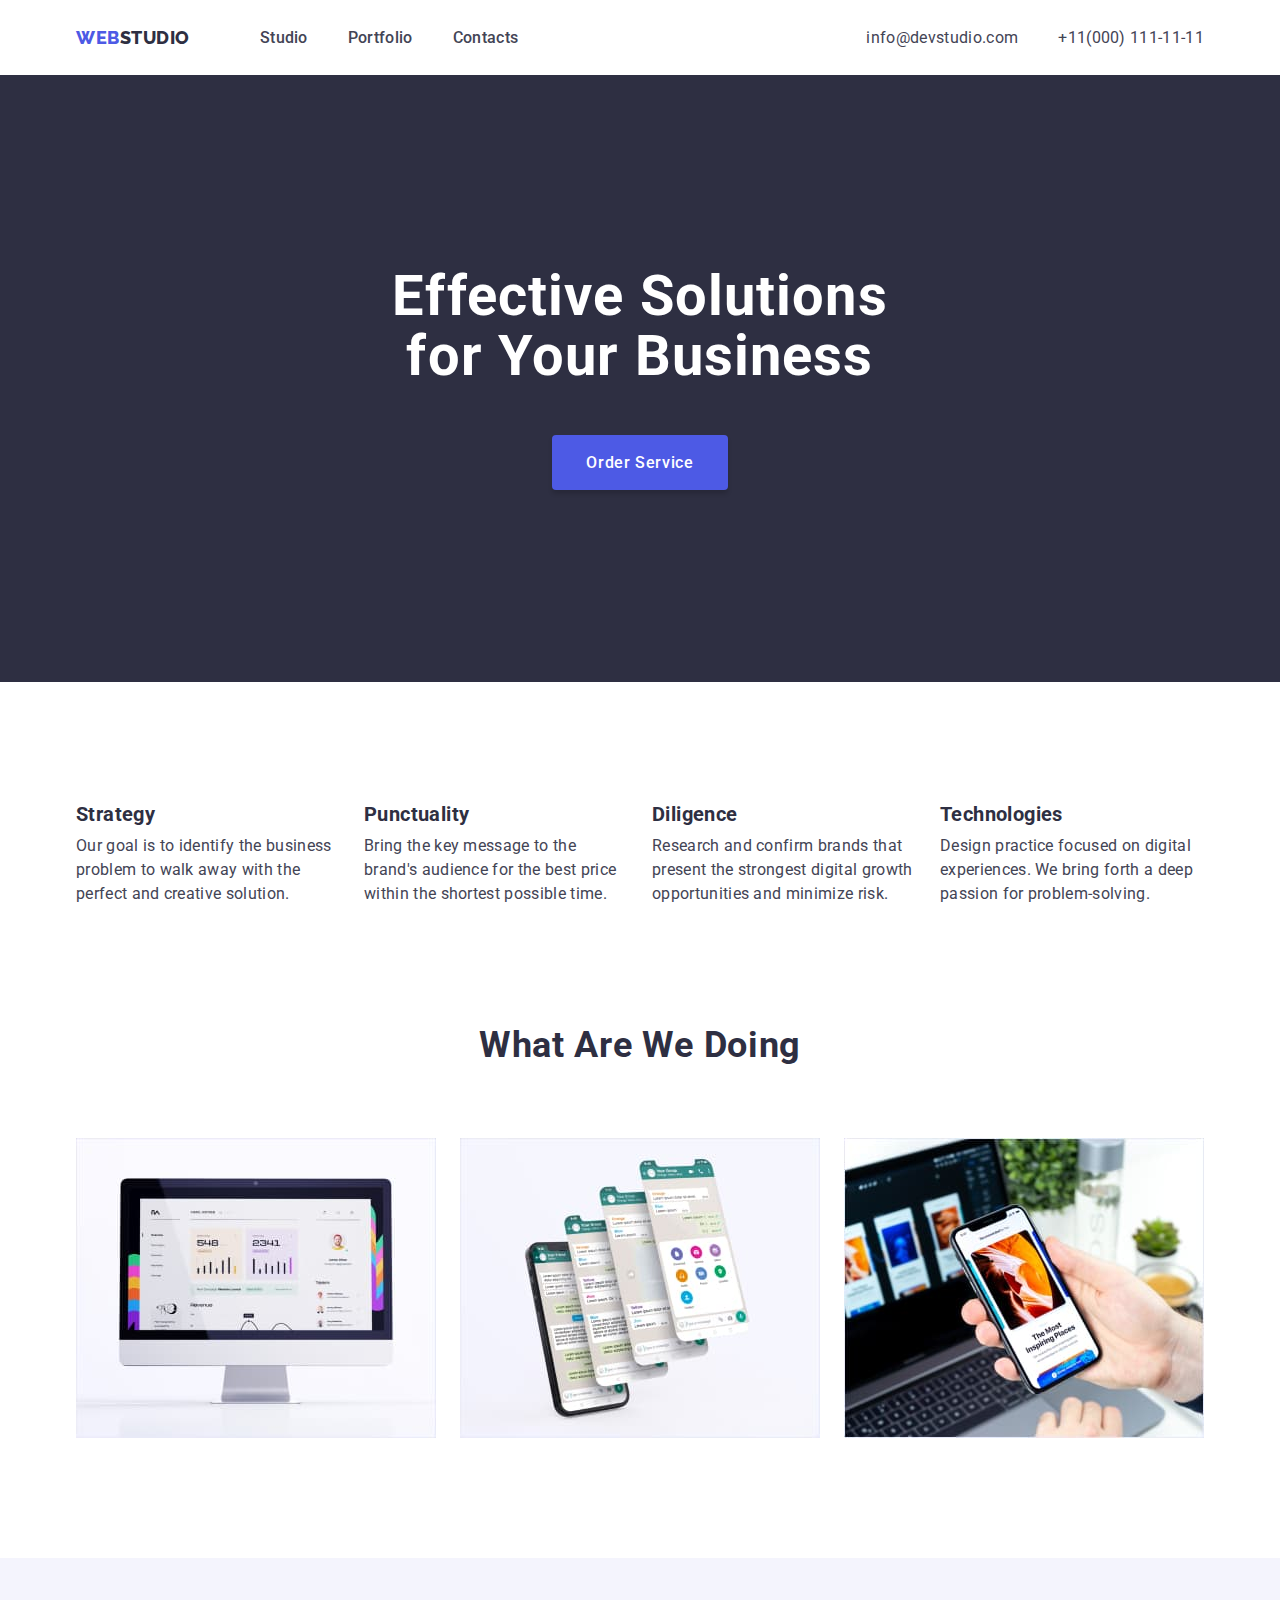
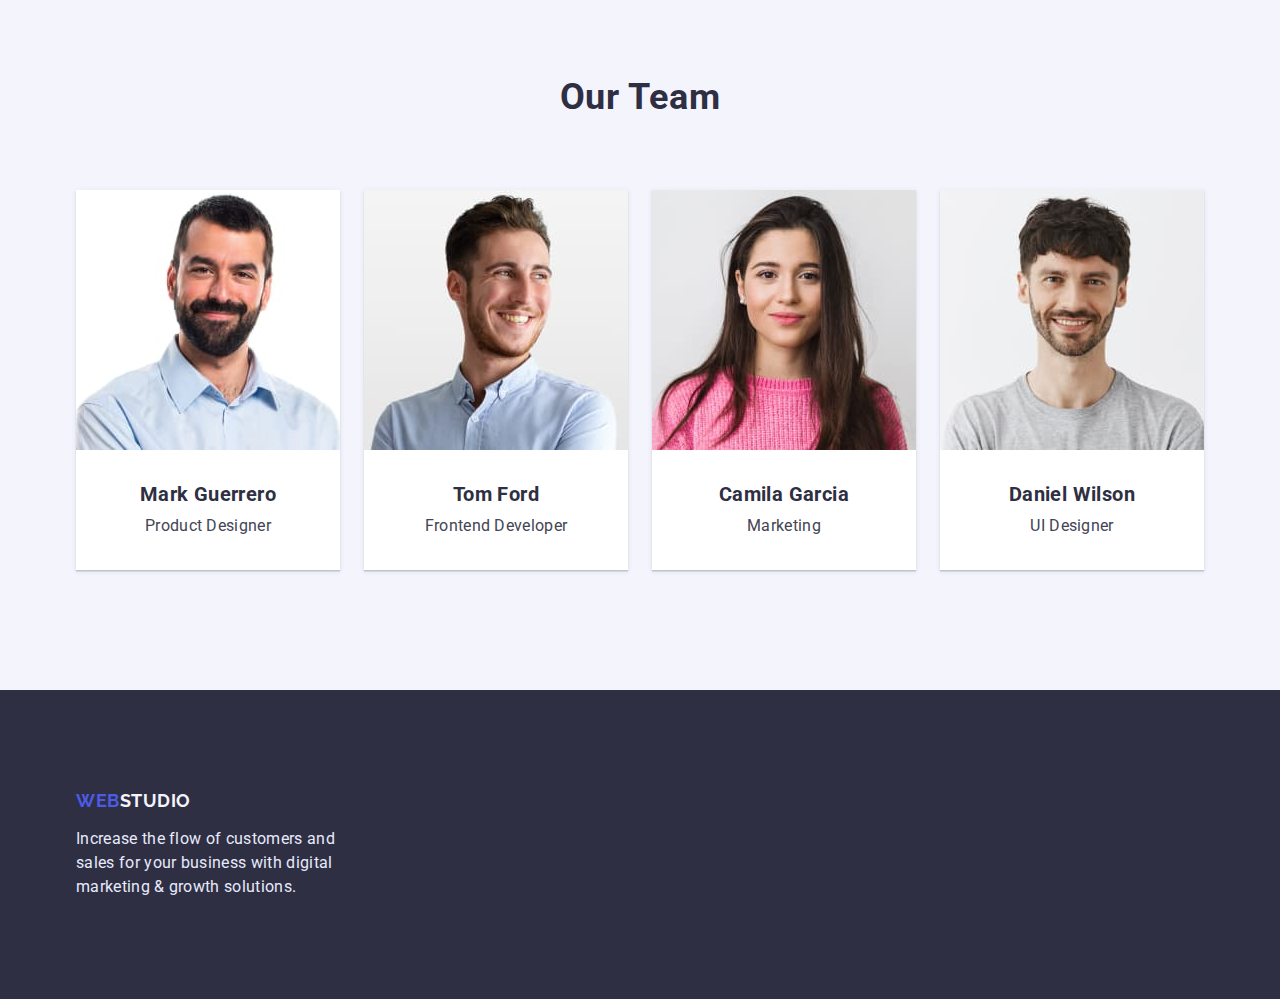
<file: index.html>
<!DOCTYPE html>
<html lang="en">
  <head>
    <meta charset="UTF-8" />
    <meta http-equiv="X-UA-Compatible" content="IE=edge" />
    <meta name="viewport" content="width=device-width, initial-scale=1.0" />
    <link rel="preconnect" href="https://fonts.googleapis.com" />
    <link rel="preconnect" href="https://fonts.gstatic.com" crossorigin />
    <link
      href="https://fonts.googleapis.com/css2?family=Raleway:wght@800&family=Roboto:wght@400;500;700;900&display=swap"
      rel="stylesheet"
    />
    <link
      rel="stylesheet"
      href="https://cdn.jsdelivr.net/npm/modern-normalize@1.1.0/modern-normalize.min.css"
    />
    <link rel="stylesheet" href="./css/styles.css" />
    <title>Студія</title>
  </head>
  <body>
    <!-- HEADER -->
    <header class="page-header">
      <div class="container page_header_container">
        <a href="./index.html" class="logo link"
          ><span class="logo__accent">Web</span>Studio</a
        >
        <nav>
          <ul class="list page_nav">
            <li class="menu_item link">
              <a class="menu__link link" href="./index.html">Studio</a>
            </li>
            <li class="menu_item link">
              <a class="menu__link link" href="./portfolio.html">Portfolio</a>
            </li>
            <li class="menu_item link">
              <a class="menu__link link" href="">Contacts</a>
            </li>
          </ul>
        </nav>
        <ul class="contacts list page_nav">
          <li class="mail">
            <a
              class="contacts-links__link link"
              href="mailto:info@devstudio.com"
              >info@devstudio.com</a
            >
          </li>
          <li>
            <a class="contacts-links__link link" href="tel:+11(000)111-11-11"
              >+11(000) 111-11-11</a
            >
          </li>
        </ul>
      </div>
    </header>
    <main>
      <!-- HERO -->
      <section class="hero">
        <div class="container">
          <h1 class="hero__heading">Effective Solutions for Your Business</h1>
          <button class="hero__button" type="button">Order Service</button>
        </div>
      </section>
      <!-- ADVANTAGE -->
      <section class="advantage_section">
        <div class="container">
          <h2 class="visually-hidden">Advantage</h2>
          <ul class="list adv_dscr">
            <li class="adv_gap">
              <h3 class="subtitle">Strategy</h3>
              <p class="description">
                Our goal is to identify the business problem to walk away with
                the perfect and creative solution.
              </p>
            </li>
            <li class="adv_gap">
              <h3 class="subtitle">Punctuality</h3>
              <p class="description">
                Bring the key message to the brand's audience for the best price
                within the shortest possible time.
              </p>
            </li>
            <li class="adv_gap">
              <h3 class="subtitle">Diligence</h3>
              <p class="description">
                Research and confirm brands that present the strongest digital
                growth opportunities and minimize risk.
              </p>
            </li>
            <li class="adv_gap">
              <h3 class="subtitle">Technologies</h3>
              <p class="description">
                Design practice focused on digital experiences. We bring forth a
                deep passion for problem-solving.
              </p>
            </li>
          </ul>
        </div>
      </section>
      <!-- WHAT ARE WE DOING -->
      <section class="section">
        <div class="container">
          <h2 class="title what_title">What are we doing</h2>
          <ul class="list what_section">
            <li><img src="./images/1.jpg" alt="1" width="360" /></li>
            <li><img src="./images/2.jpg" alt="2" width="360" /></li>
            <li><img src="./images/3.jpg" alt="3" width="360" /></li>
          </ul>
        </div>
      </section>

      <section class="section team">
        <!-- OUR TEAM -->
        <div class="container">
          <h2 class="title team_title">Our Team</h2>
          <ul class="list team_section">
            <li class="team_dscr">
              <img
                class="img_dscr"
                src="./images/4.jpg"
                alt="Mark Guerrero"
                width="264"
              />
              <div class="subtitle_dscr">
                <h3 class="subtitle">Mark Guerrero</h3>
                <p class="description">Product Designer</p>
              </div>
            </li>
            <li class="team_dscr">
              <img
                class="img_dscr"
                src="./images/5.jpg"
                alt="Tom Ford"
                width="264"
              />
              <div class="subtitle_dscr">
                <h3 class="subtitle">Tom Ford</h3>
                <p class="description">Frontend Developer</p>
              </div>
            </li>
            <li class="team_dscr">
              <img
                class="img_dscr"
                src="./images/6.jpg"
                alt="Camila Garcia"
                width="264"
              />
              <div class="subtitle_dscr">
                <h3 class="subtitle">Camila Garcia</h3>
                <p class="description">Marketing</p>
              </div>
            </li>
            <li class="team_dscr">
              <img
                class="img_dscr"
                src="./images/7.jpg"
                alt="Daniel Wilson"
                width="264"
              />
              <div class="subtitle_dscr">
                <h3 class="subtitle">Daniel Wilson</h3>
                <p class="description">UI Designer</p>
              </div>
            </li>
          </ul>
        </div>
      </section>
    </main>
    <!-- FOOTER -->
    <footer class="footer section_footer">
      <div class="container">
        <a href="./index.html" class="logo_footer link"
          ><span class="logo__accent__footer">Web</span>Studio</a
        >
        <p class="description_footer">
          Increase the flow of customers and sales for your business with
          digital marketing & growth solutions.
        </p>
      </div>
    </footer>
  </body>
</html>
</file>
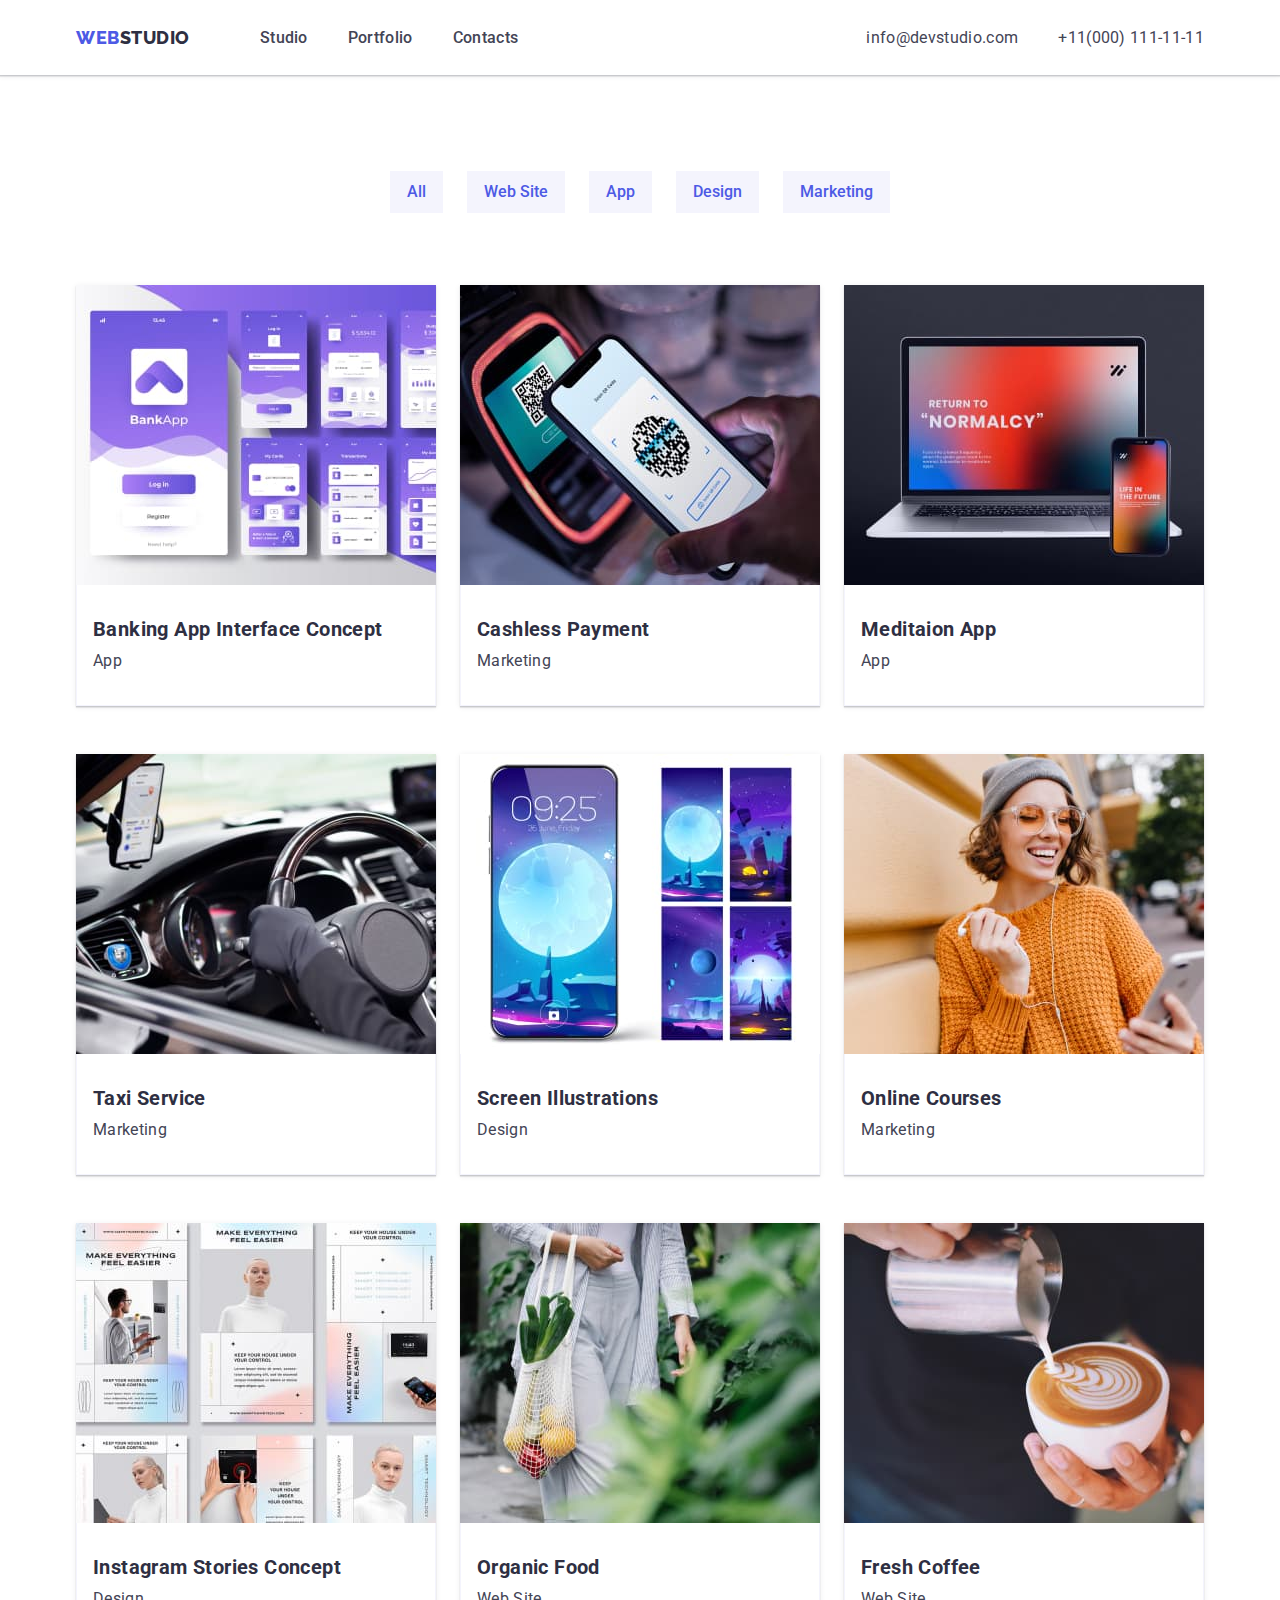
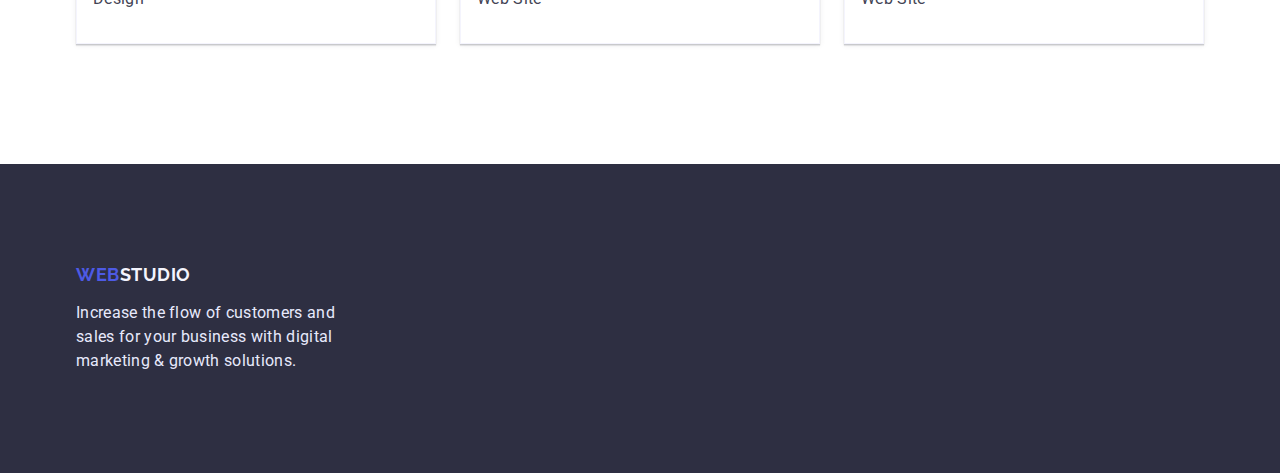
<file: portfolio.html>
<!DOCTYPE html>
<html lang="en">
  <head>
    <meta charset="UTF-8" />
    <meta http-equiv="X-UA-Compatible" content="IE=edge" />
    <meta name="viewport" content="width=device-width, initial-scale=1.0" />
    <link rel="preconnect" href="https://fonts.googleapis.com" />
    <link rel="preconnect" href="https://fonts.gstatic.com" crossorigin />
    <link
      href="https://fonts.googleapis.com/css2?family=Raleway:wght@800&family=Roboto:wght@400;500;700;900&display=swap"
      rel="stylesheet"
    />
    <link
      rel="stylesheet"
      href="https://cdn.jsdelivr.net/npm/modern-normalize@1.1.0/modern-normalize.min.css"
    />
    <link rel="stylesheet" href="./css/styles.css" />
    <title>Портфоліо</title>
  </head>
  <body>
    <header class="page-header">
      <div class="container page_header_container">
        <a href="./index.html" class="logo link"
          ><span class="logo__accent">Web</span>Studio</a
        >
        <nav>
          <ul class="page_nav list">
            <li class="menu_item link">
              <a class="menu__link link" href="./index.html">Studio</a>
            </li>
            <li class="menu_item link">
              <a class="menu__link link" href="./portfolio.html">Portfolio</a>
            </li>
            <li class="menu_item link">
              <a class="menu__link link" href="">Contacts</a>
            </li>
          </ul>
        </nav>
        <ul class="contacts list page_nav">
          <li class="mail">
            <a
              class="contacts-links__link link"
              href="mailto:info@devstudio.com"
              >info@devstudio.com</a
            >
          </li>
          <li>
            <a class="contacts-links__link link" href="tel:+11(000)111-11-11"
              >+11(000) 111-11-11</a
            >
          </li>
        </ul>
      </div>
    </header>
    <main>
      <section class="portfolio portfolio_section">
        <div class="container">
          <h1 class="visually-hidden">Filtr</h1>
          <ul class="filtr_portfolio">
            <li class="list">
              <button type="button" class="button">All</button>
            </li>
            <li class="list">
              <button type="button" class="button">Web Site</button>
            </li>
            <li class="list">
              <button type="button" class="button">App</button>
            </li>
            <li class="list">
              <button type="button" class="button">Design</button>
            </li>
            <li class="list">
              <button type="button" class="button">Marketing</button>
            </li>
          </ul>
          <h2 class="visually-hidden">Elements</h2>
          <ul class="list elements">
            <li>
              <a class="title link portfolio_link" href="">
                <img
                  src="./images/8.jpg"
                  alt="Banking App Interface Concept"
                  width="360"
                />

                <div class="portfolio_dscr">
                  <h3 class="subtitle">Banking App Interface Concept</h3>
                  <p class="description">App</p>
                </div>
              </a>
            </li>
            <li>
              <a class="porfolio_title link portfolio_link" href="">
                <img src="./images/9.jpg" alt="Cashless Payment" width="360" />

                <div class="portfolio_dscr">
                  <h3 class="subtitle">Cashless Payment</h3>
                  <p class="description">Marketing</p>
                </div>
              </a>
            </li>
            <li>
              <a class="porfolio_title link portfolio_link" href="">
                <img src="./images/10.jpg" alt="Meditaion App" width="360" />

                <div class="portfolio_dscr">
                  <h3 class="subtitle">Meditaion App</h3>
                  <p class="description">App</p>
                </div>
              </a>
            </li>
            <li>
              <a class="porfolio_title link portfolio_link" href="">
                <img src="./images/11.jpg" alt="Taxi Service" width="360" />

                <div class="portfolio_dscr">
                  <h3 class="subtitle">Taxi Service</h3>
                  <p class="description">Marketing</p>
                </div>
              </a>
            </li>
            <li>
              <a class="porfolio_title link portfolio_link" href="">
                <img
                  src="./images/12.jpg"
                  alt="Screen Illustrations"
                  width="360"
                />

                <div class="portfolio_dscr">
                  <h3 class="subtitle">Screen Illustrations</h3>
                  <p class="description">Design</p>
                </div>
              </a>
            </li>
            <li>
              <a class="porfolio_title link portfolio_link" href="">
                <img src="./images/13.jpg" alt="Online Courses" width="360" />

                <div class="portfolio_dscr">
                  <h3 class="subtitle">Online Courses</h3>
                  <p class="description">Marketing</p>
                </div>
              </a>
            </li>
            <li>
              <a class="porfolio_title link portfolio_link" href="">
                <img
                  src="./images/14.jpg"
                  alt="Instagram Stories Concept"
                  width="360"
                />

                <div class="portfolio_dscr">
                  <h3 class="subtitle">Instagram Stories Concept</h3>
                  <p class="description">Design</p>
                </div>
              </a>
            </li>
            <li>
              <a class="porfolio_title link portfolio_link" href="">
                <img src="./images/15.jpg" alt="Organic Food" width="360" />
                <div class="portfolio_dscr">
                  <h3 class="subtitle">Organic Food</h3>
                  <p class="description">Web Site</p>
                </div>
              </a>
            </li>
            <li>
              <a class="porfolio_title link portfolio_link" href="">
                <img src="./images/16.jpg" alt="Fresh Coffee" width="360" />
                <div class="portfolio_dscr">
                  <h3 class="subtitle">Fresh Coffee</h3>
                  <p class="description">Web Site</p>
                </div>
              </a>
            </li>
          </ul>
        </div>
      </section>
    </main>
    <footer class="footer section_footer">
      <div class="container">
        <a href="./index.html" class="logo_footer link"
          ><span class="logo__accent__footer">Web</span>Studio</a
        >
        <p class="description_footer">
          Increase the flow of customers and sales for your business with
          digital marketing & growth solutions.
        </p>
      </div>
    </footer>
  </body>
</html>
</file>
<file: css/styles.css>
:root {
  --page_header_bgr: #ffffff;
  --body_color: #2e2f42;
  --body_bgr: #ffffff;
  --logo_head_color: #2e2f42;
  --logo__accent: #4d5ae5;
  --menu_item_color: #2e2f42;
  --contacts-links__link_color: #434455;
  --hero_bgr_color: #2e2f42;
  --hero__heading__color: #ffffff;
  --hero__button_color: #ffffff;
  --hero__button_bgr: #4d5ae5;
  --title_color: #2e2f42;
  --team_bgr: #f4f4fd;
  --team_dscr: #ffffff;
  --description_color: #434455;
  --logo_footer_color: #f4f4fd;
  --menu__link_color: #434455;
  --footer_bgr: #2e2f42;
  --portfolio_bgr: #ffffff;
  --button_potrfolio_color: #4d5ae5;
  --button_portfolio_bgr: #f4f4fd;
  --description_footer_color: #e7e9fc;
}
h1,
h2,
h3,
p {
  margin-top: 0;
  margin-bottom: 0;
}
ul {
  margin-top: 0;
  margin-bottom: 0;
  padding-left: 0;
}
img {
  display: block;
}
.list {
  list-style: none;
}
.link {
  text-decoration: none;
}
body {
  font-family: "Roboto", sans-serif;
  color: var(--body_color);
  background-color: var(--body_bgr);
}
.container {
  width: 1158px;
  margin-left: auto;
  margin-right: auto;
  padding-left: 15px;
  padding-right: 15px;
}
.section {
  padding-top: 120px;
  padding-bottom: 120px;
}
/* -----<Header------- */
.page_header_container {
  display: flex;
  align-items: center;
  padding-top: 24px;
  padding-bottom: 24px;
}
.page_nav {
  display: flex;
  align-items: center;
}

.page-header {
  background-color: var(--page_header_bgr);
  box-shadow: 0px 2px 1px rgba(46, 47, 66, 0.08),
    0px 1px 1px rgba(46, 47, 66, 0.16), 0px 1px 6px rgba(46, 47, 66, 0.08);
}
/* ---Logo--- */
.logo {
  font-family: "Raleway", sans-serif;
  font-weight: 800;
  font-size: 18px;
  line-height: 1.5;
  letter-spacing: 0.03em;
  text-transform: uppercase;
  color: var(--logo_head_color);
  margin-right: 70px;
}
.logo__accent {
  color: var(--logo__accent);
}
.menu_item {
  font-weight: 500;
  font-size: 16px;
  line-height: 1.5;
  letter-spacing: 0.02em;
  color: var(--menu_item_color);
}
.menu_item:not(:last-child) {
  margin-right: 40px;
}
.menu__link {
  font-weight: 500;
  font-size: 16px;
  line-height: 1.5;
  letter-spacing: 0.02em;
  color: var(--menu__link_color);
}
.menu__link:hover,
.menu__link:focus {
  color: #4d5ae5;
}
/* -------CONTAKTS---------- */
.contacts {
  margin-left: auto;
}
.mail {
  margin-right: 40px;
}
.contacts-links__link {
  font-weight: 400;
  font-size: 16px;
  line-height: 1.5;
  letter-spacing: 0.02em;
  color: var(--contacts-links__link_color);
  /* color: #434455; */
}
.contacts-links__link:hover,
.contacts-links__link:focus {
  color: #4d5ae5;
}

/* ----HERO----- */
.hero {
  background-color: var(--hero_bgr_color);
  padding-top: 192px;
  padding-bottom: 192px;
  text-align: center;
}
.hero__heading {
  font-weight: 700;
  font-size: 56px;
  line-height: 1.07;
  letter-spacing: 0.02em;
  color: var(--hero__heading__color);
  width: 496px;
  margin: 0 auto 48px auto;
}

.hero__button {
  font-family: "Roboto", sans-serif;
  font-weight: 500;
  font-size: 16px;
  line-height: 1.19;
  letter-spacing: 0.04em;
  cursor: pointer;
  background-color: var(--hero__button_bgr);
  box-shadow: 0px 4px 4px rgba(0, 0, 0, 0.15);
  color: var(--hero__button_color);
  border-radius: 4px;
  border-color: transparent;
  padding-top: 16px;
  padding-bottom: 16px;
  padding-left: 32px;
  padding-right: 32px;
}
.hero__button:active {
  color: #ffffff;
  background-color: #404bbf;
  box-shadow: 0px 4px 4px rgba(0, 0, 0, 0.15);
}
.hero__button:hover,
.hero__button:focus {
  background-color: #4d5ae5;
  box-shadow: 0px 1px 6px rgba(46, 47, 66, 0.08),
    0px 1px 1px rgba(46, 47, 66, 0.16), 0px 2px 1px rgba(46, 47, 66, 0.08);
}

/* --ADVANTAGE-- */
.visually-hidden {
  position: absolute;
  white-space: nowrap;
  width: 1px;
  height: 1px;
  overflow: hidden;
  border: 0;
  padding: 0;
  clip: rect(0 0 0 0);
  clip-path: inset(50%);
  margin: -1px;
}
.adv_dscr {
  display: flex;
  align-items: center;
  gap: 24px;
}
.adv_gap {
 flex-basis: calc((100% - 72px) / 4);
}
.advantage_section {
  padding-top: 120px;
}
.team {
  background-color: var(--team_bgr);
}
.team_dscr {
  background-color: var(--team_dscr);
  box-shadow: 0px 1px 6px rgba(46, 47, 66, 0.08),
    0px 1px 1px rgba(46, 47, 66, 0.16), 0px 2px 1px rgba(46, 47, 66, 0.08);
}
.subtitle {
  font-weight: 700;
  font-size: 20px;
  line-height: 1.2;
  letter-spacing: 0.02em;
  color: var(--title_color);
}
.description {
  font-weight: 400;
  font-size: 16px;
  line-height: 1.5;
  letter-spacing: 0.02em;
  color: var(--description_color);
  margin-top: 8px;
}
/* ------WHAT ARE WE DOING------- */
.what_section {
  display: flex;
  justify-content: space-between;
}
.what_title {
  margin-bottom: 72px;
}
.team_section {
  display: flex;
  justify-content: space-between;
}
.team_title {
  margin-bottom: 72px;
}
.title {
  font-weight: 700;
  font-size: 36px;
  line-height: 1.11;
  letter-spacing: 0.02em;
  text-transform: capitalize;
  color: var(--title_color);
  text-align: center;
}
.subtitle_dscr {
  text-align: center;
  padding-top: 32px;
  padding-bottom: 32px;
}

/* ----FOOTER--- */
.logo_footer {
  font-family: "Raleway", sans-serif;
  font-weight: 700;
  font-size: 18px;
  line-height: 1.17;
  letter-spacing: 0.03em;
  text-transform: uppercase;
  color: var(--logo_footer_color);
}
.logo__accent__footer {
  color: #4d5ae5;
}
.footer {
  background-color: var(--footer_bgr);
}
.section_footer {
  padding-top: 100px;
  padding-bottom: 100px;
}
.description_footer {
  font-weight: 400;
  font-size: 16px;
  line-height: 1.5;
  letter-spacing: 0.02em;
  color: var(--description_footer_color);
  width: 264px;
  margin-top: 16px;
}

/* -----PORTFOLIO------ */

/* .portfolio {
  background-color: var(--portfolio_bgr);
} */

.button {
  font-family: "Roboto", sans-serif;
  font-weight: 500;
  font-size: 16px;
  line-height: 1.5;
  padding: 8px 16px;
  color: var(--button_potrfolio_color);
  background-color: var(--button_portfolio_bgr);
  border: 1px solid #e7e9fc;
  border-color: transparent;
  cursor: pointer;
}
.button:hover,
.hero__button:focus {
  color: #ffffff;
  background-color: #4d5ae5;
  box-shadow: 0px 3px 1px rgba(0, 0, 0, 0.1), 0px 2px 1px rgba(0, 0, 0, 0.08),
    0px 2px 2px rgba(0, 0, 0, 0.12);
}
.button:active {
  color: #ffffff;
  background-color: #4d5ae5;
  box-shadow: 0px 3px 1px rgba(0, 0, 0, 0.1), 0px 2px 1px rgba(0, 0, 0, 0.08),
    0px 2px 2px rgba(0, 0, 0, 0.12);
}
.portfolio_section {
  padding-top: 96px;
  padding-bottom: 120px;
}
.filtr_portfolio {
  display: flex;
  align-items: center;
  justify-content: center;
  column-gap: 24px;
}
.elements {
  display: flex;
  flex-wrap: wrap;
  column-gap: 24px;
  row-gap: 48px;
  margin-top: 72px;
}
.porfolio_title {
  font-weight: 700;
  font-size: 36px;
  line-height: 1.11;
  letter-spacing: 0.02em;
  text-transform: capitalize;
  color: var(--title_color);
}
.portfolio_dscr {
  text-align: start;
  padding-top: 32px;
  padding-bottom: 32px;
  padding-left: 16px;
  border: 0.5px solid #f4f4fd;
  border-top: none;
}
.portfolio_link {
  display: block;
  box-shadow: 0px 1px 6px rgba(46, 47, 66, 0.08),
    0px 1px 1px rgba(46, 47, 66, 0.16), 0px 2px 1px rgba(46, 47, 66, 0.08);
}
</file>
